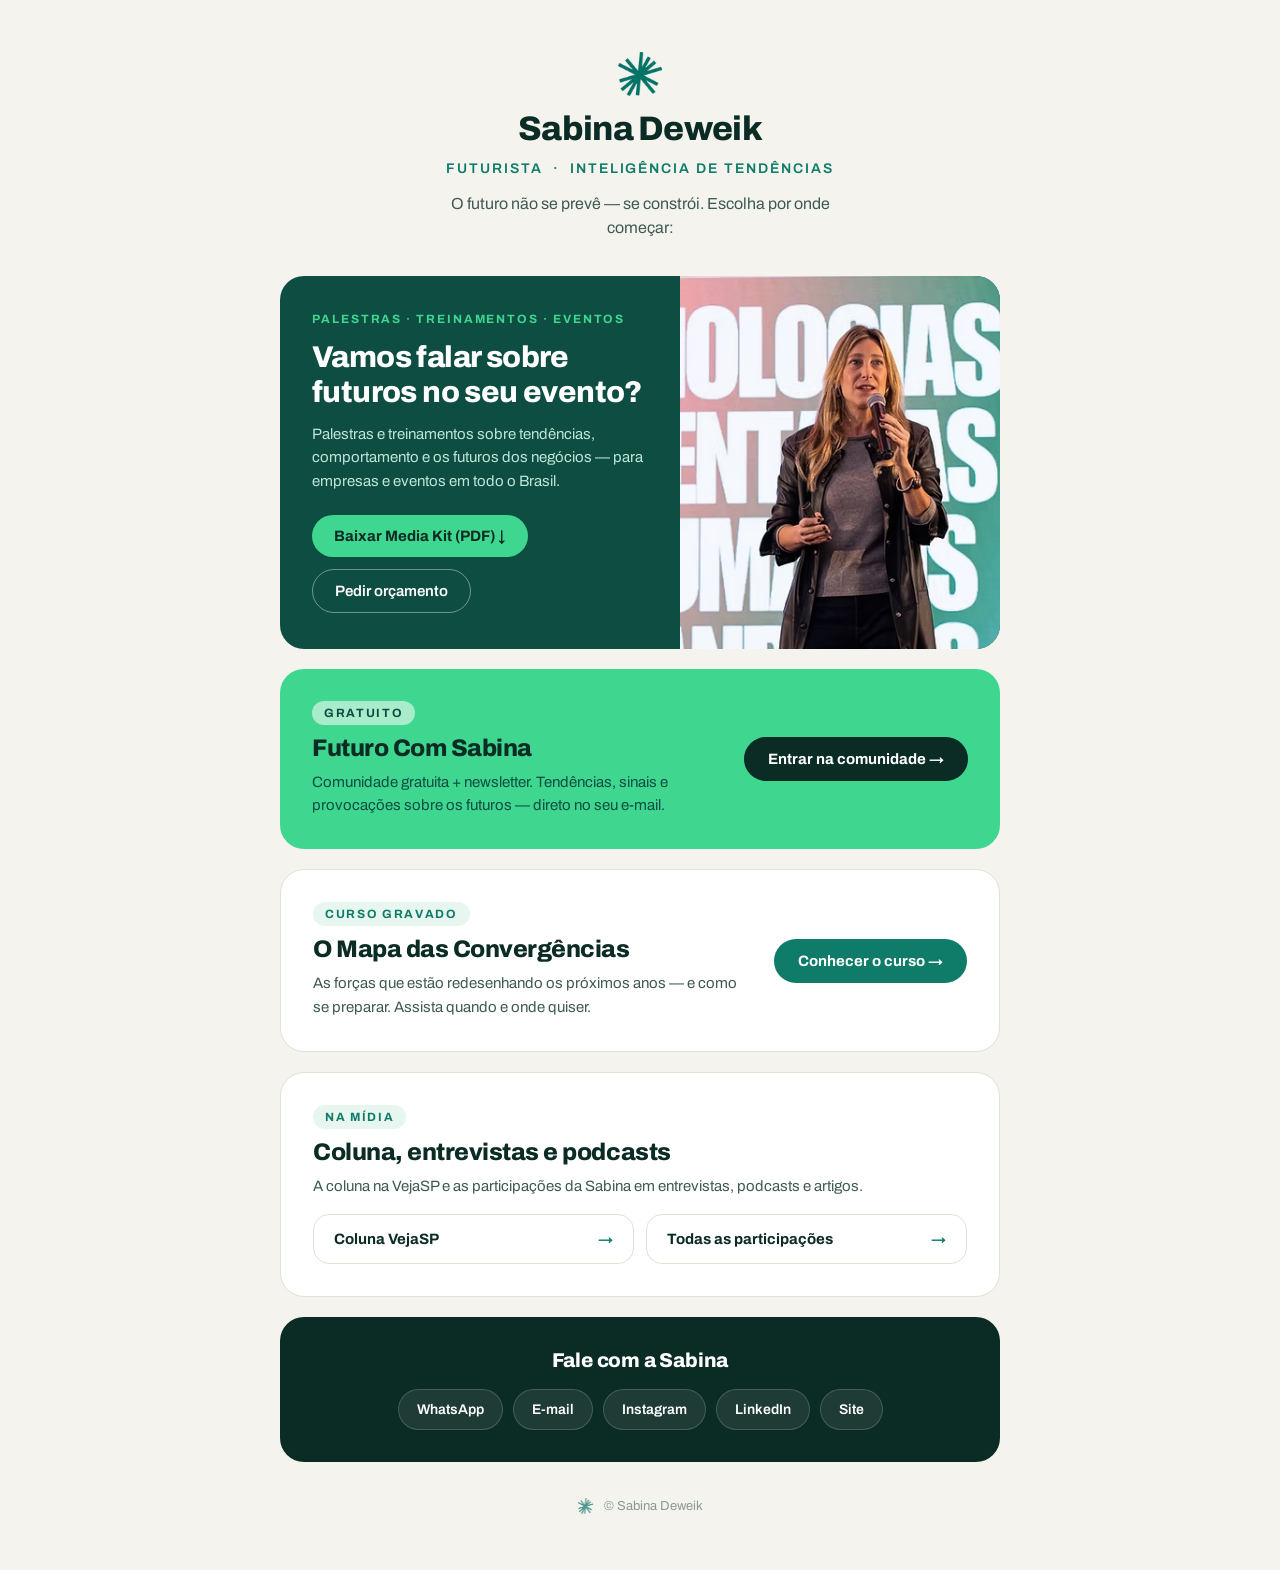
<file: index.html>
<!DOCTYPE html>
<html lang="pt-BR">
<head>
  <meta charset="utf-8">
  <meta name="viewport" content="width=device-width, initial-scale=1">
  <title>Sabina Deweik · Futurista e Inteligência de Tendências</title>
  <meta name="description" content="Palestras, treinamentos, comunidade Futuro Com Sabina, o curso O Mapa das Convergências, coluna na VejaSP e contatos.">

  <link rel="icon" type="image/png" href="assets/asterisco.png">

  <!-- Fonte da marca -->
  <link rel="preconnect" href="https://fonts.googleapis.com">
  <link rel="preconnect" href="https://fonts.gstatic.com" crossorigin>
  <link href="https://fonts.googleapis.com/css2?family=Archivo:ital,wght@0,400;0,500;0,600;0,700;0,800;1,400&display=swap" rel="stylesheet">

  <link rel="stylesheet" href="styles.css">
</head>
<body>
  <div class="page">

    <!-- Header -->
    <header class="wrap site-header">
      <img class="site-header__mark" src="assets/asterisco.png" alt="">
      <h1 class="site-header__name">Sabina Deweik</h1>
      <p class="site-header__role">Futurista &nbsp;·&nbsp; Inteligência de Tendências</p>
      <p class="site-header__lede">O futuro não se prevê — se constrói. Escolha por onde começar:</p>
    </header>

    <main class="wrap stack">

      <!-- 1 · Palestras & Media Kit -->
      <section class="hero" aria-label="Palestras e Media Kit">
        <div class="hero__body">
          <span class="eyebrow hero__eyebrow">Palestras · Treinamentos · Eventos</span>
          <h2 class="card__title">Vamos falar sobre futuros no seu evento?</h2>
          <p class="card__text">Palestras e treinamentos sobre tendências, comportamento e os futuros dos negócios — para empresas e eventos em todo o Brasil.</p>
          <div class="hero__actions">
            <!-- TODO: substituir "#" pelo link do Media Kit (PDF) -->
            <a class="btn btn--mint" href="#" data-placeholder="media-kit" target="_blank" rel="noopener">Baixar Media Kit (PDF) ↓</a>
            <a class="btn btn--ghost" href="https://wa.me/5511991778022?text=Ol%C3%A1%2C%20Sabina!%20Gostaria%20de%20um%20or%C3%A7amento%20de%20palestra%2Ftreinamento." target="_blank" rel="noopener">Pedir orçamento</a>
          </div>
        </div>
        <div class="hero__media">
          <img src="assets/sabina.avif" alt="Sabina Deweik palestrando">
        </div>
      </section>

      <!-- 2 · Futuro Com Sabina -->
      <section class="card-row futuro" aria-label="Futuro Com Sabina">
        <div class="card-row__body">
          <span class="tag">Gratuito</span>
          <h2 class="card__title">Futuro Com Sabina</h2>
          <p class="card__text">Comunidade gratuita + newsletter. Tendências, sinais e provocações sobre os futuros — direto no seu e-mail.</p>
        </div>
        <a class="btn btn--ink" href="https://melevaparaofuturo.substack.com/" target="_blank" rel="noopener">Entrar na comunidade →</a>
      </section>

      <!-- 3 · O Mapa das Convergências -->
      <section class="card-row card-light" aria-label="O Mapa das Convergências">
        <div class="card-row__body">
          <span class="tag">Curso gravado</span>
          <h2 class="card__title">O Mapa das Convergências</h2>
          <p class="card__text">As forças que estão redesenhando os próximos anos — e como se preparar. Assista quando e onde quiser.</p>
        </div>
        <a class="btn btn--green" href="https://visao2026.sabinadeweik.com.br/" target="_blank" rel="noopener">Conhecer o curso →</a>
      </section>

      <!-- 4 · Coluna VejaSP + Na mídia -->
      <section class="card-light midia" aria-label="Na mídia">
        <div class="midia__head">
          <span class="tag">Na mídia</span>
          <h2 class="card__title">Coluna, entrevistas e podcasts</h2>
          <p class="card__text">A coluna na VejaSP e as participações da Sabina em entrevistas, podcasts e artigos.</p>
        </div>
        <div class="midia__links">
          <!-- TODO: apontar para a coluna na VejaSP (por ora aponta para o site) -->
          <a class="link-card" href="https://www.sabinadeweik.com/" data-placeholder="veja-sp" target="_blank" rel="noopener">
            <span>Coluna VejaSP</span><span class="link-card__arrow">→</span>
          </a>
          <a class="link-card" href="https://www.sabinadeweik.com/" target="_blank" rel="noopener">
            <span>Todas as participações</span><span class="link-card__arrow">→</span>
          </a>
        </div>
      </section>

      <!-- 5 · Contatos -->
      <section class="contatos" aria-label="Contatos">
        <h2 class="contatos__title">Fale com a Sabina</h2>
        <div class="contatos__row">
          <a class="pill" href="https://wa.me/5511991778022?text=Ol%C3%A1%2C%20Sabina!%20Gostaria%20de%20um%20or%C3%A7amento%20de%20palestra%2Ftreinamento." target="_blank" rel="noopener">WhatsApp</a>
          <a class="pill" href="mailto:sabina@sabinadeweik.com.br">E-mail</a>
          <a class="pill" href="https://www.instagram.com/sabina.deweik/" target="_blank" rel="noopener">Instagram</a>
          <!-- LinkedIn a confirmar: linkedin.com/in/sabina-deweik-4662777 -->
          <a class="pill" href="https://www.linkedin.com/in/sabina-deweik-4662777/" target="_blank" rel="noopener">LinkedIn</a>
          <a class="pill" href="https://www.sabinadeweik.com/" target="_blank" rel="noopener">Site</a>
        </div>
      </section>

    </main>

    <footer class="site-footer">
      <img src="assets/asterisco.png" alt="">
      <span>© Sabina Deweik</span>
    </footer>

  </div>
</body>
</html>
</file>
<file: styles.css>
/* ==========================================================================
   Sabina Deweik — Linktree / página de banners
   Brand: verde profundo #0B2B25 · verde #0E7C68 · verde-menta #3FD68F
   Fundo areia #F5F3EE · tipografia Archivo
   ========================================================================== */

:root {
  --ink:        #0B2B25; /* verde quase preto — texto / fundo escuro */
  --ink-soft:   #3E5A53; /* texto secundário sobre claro          */
  --green:      #0E7C68; /* verde marca — links                    */
  --green-dk:   #0B5F51; /* verde marca hover                      */
  --green-deep: #0E4D42; /* verde do card hero                     */
  --mint:       #3FD68F; /* verde-menta — destaque                 */
  --sand:       #F5F3EE; /* fundo areia                            */
  --line:       #E4E0D6; /* borda dos cards claros                 */
  --mint-tint:  #E7F6EF; /* fundo das tags claras                  */
}

* { box-sizing: border-box; }

body {
  margin: 0;
  background: var(--sand);
  font-family: 'Archivo', system-ui, -apple-system, sans-serif;
  color: var(--ink);
  -webkit-font-smoothing: antialiased;
}

a { color: var(--green); text-decoration: none; }
a:hover { color: var(--green-dk); }

::selection { background: var(--mint); color: var(--ink); }

img { max-width: 100%; }

/* ---- Shell -------------------------------------------------------------- */

.page {
  min-height: 100vh;
  display: flex;
  flex-direction: column;
  align-items: center;
  padding: 0 20px 56px;
}

.wrap { width: 100%; max-width: 720px; }

/* ---- Header ------------------------------------------------------------- */

.site-header {
  display: flex;
  flex-direction: column;
  align-items: center;
  text-align: center;
  padding: 52px 0 36px;
  gap: 14px;
}

.site-header__mark { width: 44px; height: 44px; object-fit: contain; }

.site-header__name {
  margin: 0;
  font-size: 34px;
  font-weight: 800;
  letter-spacing: -0.02em;
  color: var(--ink);
}

.site-header__role {
  margin: 0;
  font-size: 14px;
  font-weight: 600;
  letter-spacing: 0.14em;
  text-transform: uppercase;
  color: var(--green);
}

.site-header__lede {
  margin: 2px 0 0;
  font-size: 16px;
  line-height: 1.5;
  color: var(--ink-soft);
  max-width: 440px;
}

/* ---- Cards stack -------------------------------------------------------- */

.stack {
  display: flex;
  flex-direction: column;
  gap: 20px;
}

/* Shared bits */
.eyebrow {
  font-size: 12px;
  font-weight: 700;
  letter-spacing: 0.16em;
  text-transform: uppercase;
}

.tag {
  align-self: flex-start;
  font-size: 12px;
  font-weight: 700;
  letter-spacing: 0.14em;
  text-transform: uppercase;
  padding: 5px 12px;
  border-radius: 999px;
}

.card__title {
  margin: 0;
  font-weight: 800;
  letter-spacing: -0.02em;
}

.card__text {
  margin: 0;
  font-size: 15px;
  line-height: 1.55;
}

/* Buttons ----------------------------------------------------------------- */

.btn {
  display: inline-flex;
  align-items: center;
  gap: 8px;
  font-weight: 700;
  font-size: 15px;
  padding: 14px 24px;
  border-radius: 999px;
  transition: background-color .18s ease, color .18s ease, border-color .18s ease;
}

.btn--mint   { background: var(--mint);      color: var(--ink);  padding: 13px 22px; }
.btn--mint:hover   { background: #FFFFFF;     color: var(--ink); }

.btn--ghost  { border: 1.5px solid rgba(255,255,255,0.4); color: #FFFFFF; font-weight: 600; padding: 13px 22px; }
.btn--ghost:hover  { border-color: var(--mint); color: var(--mint); }

.btn--ink    { background: var(--ink);       color: #FFFFFF; }
.btn--ink:hover    { background: var(--green-deep); color: #FFFFFF; }

.btn--green  { background: var(--green);     color: #FFFFFF; }
.btn--green:hover  { background: var(--ink); color: #FFFFFF; }

/* ---- 1 · Palestras & Media Kit (hero) ----------------------------------- */

.hero {
  background: var(--green-deep);
  border-radius: 24px;
  overflow: hidden;
  display: flex;
  flex-wrap: wrap;
  align-items: stretch;
}

.hero__body {
  flex: 1 1 320px;
  padding: 36px 32px;
  display: flex;
  flex-direction: column;
  gap: 14px;
  justify-content: center;
}

.hero__eyebrow { color: var(--mint); }
.hero .card__title { font-size: 30px; line-height: 1.15; color: #FFFFFF; }
.hero .card__text  { color: #BFE6D8; }

.hero__actions { display: flex; flex-wrap: wrap; gap: 12px; margin-top: 8px; }

.hero__media { flex: 1 1 240px; min-height: 280px; position: relative; }
.hero__media img {
  position: absolute;
  inset: 0;
  width: 100%;
  height: 100%;
  object-fit: cover;
  object-position: top center;
}

/* ---- 2 · Futuro Com Sabina ---------------------------------------------- */

.card-row {
  border-radius: 24px;
  padding: 32px;
  display: flex;
  flex-wrap: wrap;
  align-items: center;
  gap: 20px;
}

.card-row__body { flex: 1 1 320px; display: flex; flex-direction: column; gap: 10px; }
.card-row .btn { flex: 0 0 auto; }

.futuro { background: var(--mint); }
.futuro .tag        { color: var(--green-deep); background: rgba(255,255,255,0.55); }
.futuro .card__title { font-size: 24px; color: var(--ink); }
.futuro .card__text  { color: var(--green-deep); }

/* ---- 3 · Mapa das Convergências + 4 · Na mídia (cards claros) ----------- */

.card-light {
  background: #FFFFFF;
  border: 1.5px solid var(--line);
  border-radius: 24px;
  padding: 32px;
}

.card-light .tag         { color: var(--green); background: var(--mint-tint); }
.card-light .card__title  { font-size: 24px; color: var(--ink); }
.card-light .card__text   { color: var(--ink-soft); }

.midia { display: flex; flex-direction: column; gap: 16px; }
.midia__head { display: flex; flex-direction: column; gap: 10px; }
.midia__links { display: flex; flex-wrap: wrap; gap: 12px; }

.link-card {
  flex: 1 1 200px;
  display: flex;
  align-items: center;
  justify-content: space-between;
  gap: 10px;
  border: 1.5px solid var(--line);
  border-radius: 16px;
  padding: 16px 20px;
  font-weight: 700;
  font-size: 15px;
  color: var(--ink);
  transition: border-color .18s ease, background-color .18s ease;
}
.link-card:hover { border-color: var(--green); background: var(--mint-tint); color: var(--ink); }
.link-card__arrow { color: var(--green); }

/* ---- 5 · Contatos ------------------------------------------------------- */

.contatos {
  background: var(--ink);
  border-radius: 24px;
  padding: 32px;
  display: flex;
  flex-direction: column;
  gap: 18px;
}

.contatos__title {
  margin: 0;
  font-size: 20px;
  font-weight: 800;
  letter-spacing: -0.01em;
  color: #FFFFFF;
  text-align: center;
}

.contatos__row { display: flex; flex-wrap: wrap; justify-content: center; gap: 10px; }

.pill {
  display: inline-flex;
  align-items: center;
  gap: 8px;
  background: rgba(255,255,255,0.08);
  border: 1px solid rgba(255,255,255,0.18);
  color: #FFFFFF;
  font-weight: 600;
  font-size: 14px;
  padding: 12px 18px;
  border-radius: 999px;
  transition: background-color .18s ease, border-color .18s ease, color .18s ease;
}
.pill:hover { background: var(--mint); border-color: var(--mint); color: var(--ink); }

/* ---- Footer ------------------------------------------------------------- */

.site-footer {
  margin-top: 36px;
  display: flex;
  align-items: center;
  gap: 10px;
  color: #8A9A93;
  font-size: 13px;
}
.site-footer img { width: 16px; height: 16px; object-fit: contain; opacity: 0.7; }
</file>
